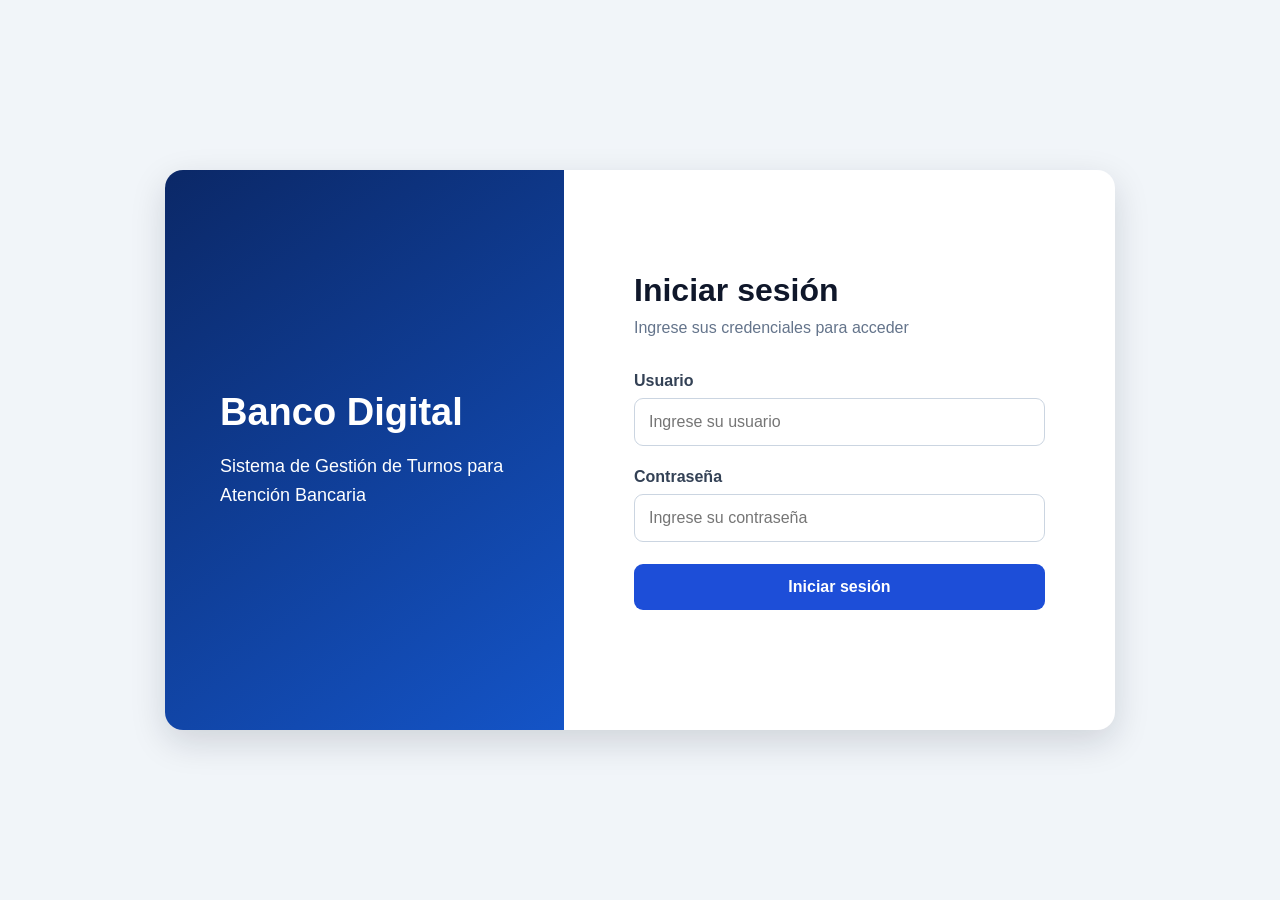
<file: index.html>
<!DOCTYPE html>
<html lang="es">
<head>
  <meta charset="UTF-8">
  <meta name="viewport" content="width=device-width, initial-scale=1.0">

  <title>Sistema de Gestión de Turnos</title>

  <link rel="stylesheet" href="css/styles.css">
</head>

<body>

  <main class="login-container">

    <section class="login-info">
      <h1>Banco Digital</h1>
      <p>Sistema de Gestión de Turnos para Atención Bancaria</p>
    </section>

    <section class="login-form">

      <h2>Iniciar sesión</h2>
      <p>Ingrese sus credenciales para acceder</p>

      <form id="loginForm">

        <label for="usuario">Usuario</label>
        <input
          type="text"
          id="usuario"
          placeholder="Ingrese su usuario"
          required
        >

        <label for="contrasena">Contraseña</label>
        <input
          type="password"
          id="contrasena"
          placeholder="Ingrese su contraseña"
          required
        >

        <button type="submit">
          Iniciar sesión
        </button>

        <p id="mensaje"></p>

      </form>

    </section>

  </main>

  <script src="js/app.js"></script>

</body>
</html>
</file>
<file: css/styles.css>
* {
  box-sizing: border-box;
  margin: 0;
  padding: 0;
  font-family: Arial, sans-serif;
}

body {
  min-height: 100vh;
  background: #f1f5f9;
  display: flex;
  align-items: center;
  justify-content: center;
  padding: 20px;
}

.login-container {
  width: 950px;
  min-height: 560px;
  background: white;
  display: grid;
  grid-template-columns: 42% 58%;
  border-radius: 18px;
  overflow: hidden;
  box-shadow: 0 12px 35px rgba(15, 23, 42, 0.15);
}

.login-info {
  background: linear-gradient(145deg, #0b2867, #1454c7);
  color: white;
  display: flex;
  flex-direction: column;
  justify-content: center;
  padding: 55px;
}

.login-info h1 {
  font-size: 38px;
  margin-bottom: 18px;
}

.login-info p {
  font-size: 18px;
  line-height: 1.6;
}

.login-form {
  padding: 70px;
  display: flex;
  flex-direction: column;
  justify-content: center;
}

.login-form h2 {
  color: #0f172a;
  font-size: 32px;
  margin-bottom: 10px;
}

.login-form > p {
  color: #64748b;
  margin-bottom: 35px;
}

form {
  display: flex;
  flex-direction: column;
}

label {
  color: #334155;
  font-weight: bold;
  margin-bottom: 8px;
}

input {
  width: 100%;
  padding: 14px;
  margin-bottom: 22px;
  border: 1px solid #cbd5e1;
  border-radius: 9px;
  font-size: 16px;
  outline: none;
}

input:focus {
  border-color: #2563eb;
}

button {
  padding: 14px;
  background: #1d4ed8;
  color: white;
  border: none;
  border-radius: 9px;
  font-size: 16px;
  font-weight: bold;
  cursor: pointer;
}

button:hover {
  background: #1e40af;
}

#mensaje {
  margin-top: 18px;
  text-align: center;
  font-weight: bold;
}

@media (max-width: 760px) {
  .login-container {
    grid-template-columns: 1fr;
  }

  .login-info {
    padding: 35px;
    text-align: center;
  }

  .login-form {
    padding: 40px 25px;
  }
}
/* =========================
   GENERAR TURNO
========================= */

.turno-section {
  display: grid;
  grid-template-columns: 1fr 380px;
  gap: 30px;
  align-items: start;
}

.turno-form-card,
.ticket-card {
  background: white;
  border-radius: 14px;
  padding: 30px;
  box-shadow: 0 6px 20px rgba(15, 23, 42, 0.08);
}

.turno-form-card h2 {
  color: #0f172a;
  margin-bottom: 25px;
}

.turno-form-card form {
  display: flex;
  flex-direction: column;
}

.turno-form-card label {
  color: #334155;
  font-weight: bold;
  margin-bottom: 10px;
}

.turno-form-card select {
  width: 100%;
  padding: 14px;
  margin-bottom: 25px;
  border: 1px solid #cbd5e1;
  border-radius: 9px;
  background: white;
  font-size: 16px;
  outline: none;
}

.turno-form-card select:focus {
  border-color: #2563eb;
}

.ticket-card {
  text-align: center;
  border-top: 6px solid #2563eb;
}

.ticket-card > p:first-child {
  color: #64748b;
  font-weight: bold;
  margin-bottom: 20px;
}

.ticket-card h2 {
  color: #0b2867;
  font-size: 55px;
  margin-bottom: 15px;
}

.ticket-card #servicioTurno {
  color: #334155;
  font-size: 18px;
  font-weight: bold;
  margin-bottom: 25px;
}

.ticket-card span {
  display: block;
  color: #64748b;
  line-height: 1.5;
}

@media (max-width: 900px) {
  .turno-section {
    grid-template-columns: 1fr;
  }
}
/* =========================
   COLA DE ESPERA
========================= */

.cola-grid {
  display: grid;
  grid-template-columns: 1fr 1fr;
  gap: 25px;
  margin-bottom: 30px;
}

.turno-actual-card,
.siguientes-card,
.tabla-card {
  background: white;
  border-radius: 14px;
  padding: 30px;
  box-shadow: 0 6px 20px rgba(15, 23, 42, 0.08);
}

.turno-actual-card {
  text-align: center;
  border-top: 6px solid #2563eb;
}

.turno-actual-card > p:first-child {
  color: #64748b;
  font-weight: bold;
  margin-bottom: 20px;
}

.turno-actual-card h2 {
  font-size: 65px;
  color: #0b2867;
  margin-bottom: 12px;
}

.turno-actual-card #servicioActual {
  color: #334155;
  font-size: 18px;
  font-weight: bold;
  margin-bottom: 18px;
}

.turno-actual-card span {
  color: #64748b;
}

.siguientes-card h2 {
  color: #0f172a;
  margin-bottom: 22px;
}

.lista-siguientes {
  display: flex;
  flex-direction: column;
  gap: 12px;
}

.turno-siguiente {
  display: flex;
  justify-content: space-between;
  align-items: center;
  background: #f8fafc;
  border-left: 4px solid #2563eb;
  padding: 15px;
  border-radius: 8px;
}

.turno-siguiente strong {
  color: #0b2867;
  font-size: 20px;
}

.turno-siguiente span {
  color: #64748b;
}

.sin-turnos {
  color: #64748b;
  text-align: center;
  padding: 25px;
}

.tabla-card {
  margin-top: 10px;
}

.tabla-header {
  display: flex;
  justify-content: space-between;
  align-items: center;
  margin-bottom: 22px;
}

.tabla-header h2 {
  color: #0f172a;
}

.tabla-header span {
  background: #dbeafe;
  color: #1d4ed8;
  padding: 8px 14px;
  border-radius: 20px;
  font-weight: bold;
}

.tabla-responsive {
  overflow-x: auto;
}

table {
  width: 100%;
  border-collapse: collapse;
}

thead {
  background: #0b2867;
  color: white;
}

th,
td {
  padding: 15px;
  text-align: left;
  border-bottom: 1px solid #e2e8f0;
}

tbody tr:hover {
  background: #f8fafc;
}

.estado-pendiente {
  background: #fef3c7;
  color: #92400e;
  padding: 6px 10px;
  border-radius: 15px;
  font-size: 13px;
  font-weight: bold;
}

@media (max-width: 900px) {
  .cola-grid {
    grid-template-columns: 1fr;
  }

  .tabla-header {
    flex-direction: column;
    align-items: flex-start;
    gap: 12px;
  }
}
/* =========================
   PANEL DEL ASESOR
========================= */

.asesor-grid {
  display: grid;
  grid-template-columns: 2fr 1fr;
  gap: 25px;
  margin-bottom: 30px;
}

.atencion-card,
.resumen-card {
  background: white;
  border-radius: 14px;
  padding: 30px;
  box-shadow: 0 6px 20px rgba(15, 23, 42, 0.08);
}

.atencion-card {
  text-align: center;
  border-top: 6px solid #2563eb;
}

.atencion-card > p:first-child {
  color: #64748b;
  font-weight: bold;
  margin-bottom: 18px;
}

.atencion-card h2 {
  color: #0b2867;
  font-size: 58px;
  margin-bottom: 12px;
}

.atencion-card #servicioEnAtencion {
  color: #334155;
  font-size: 19px;
  font-weight: bold;
  margin-bottom: 12px;
}

.atencion-card #horaEnAtencion {
  color: #64748b;
  display: block;
  margin-bottom: 28px;
}

.acciones-atencion {
  display: flex;
  flex-wrap: wrap;
  justify-content: center;
  gap: 12px;
}

.acciones-atencion button {
  min-width: 180px;
}

.btn-finalizar {
  background: #16a34a;
}

.btn-finalizar:hover {
  background: #15803d;
}

.btn-cancelar {
  background: #dc2626;
}

.btn-cancelar:hover {
  background: #b91c1c;
}

button:disabled {
  background: #94a3b8;
  cursor: not-allowed;
}

.resumen-card h2 {
  color: #0f172a;
  margin-bottom: 25px;
}

.resumen-item {
  display: flex;
  justify-content: space-between;
  align-items: center;
  padding: 16px 0;
  border-bottom: 1px solid #e2e8f0;
}

.resumen-item:last-child {
  border-bottom: none;
}

.resumen-item span {
  color: #475569;
}

.resumen-item strong {
  color: #0b2867;
  font-size: 24px;
}

.estado-atendido {
  background: #dcfce7;
  color: #166534;
  padding: 6px 10px;
  border-radius: 15px;
  font-size: 13px;
  font-weight: bold;
}

.estado-cancelado {
  background: #fee2e2;
  color: #991b1b;
  padding: 6px 10px;
  border-radius: 15px;
  font-size: 13px;
  font-weight: bold;
}

.estado-atencion {
  background: #dbeafe;
  color: #1d4ed8;
  padding: 6px 10px;
  border-radius: 15px;
  font-size: 13px;
  font-weight: bold;
}

@media (max-width: 900px) {
  .asesor-grid {
    grid-template-columns: 1fr;
  }

  .acciones-atencion {
    flex-direction: column;
  }

  .acciones-atencion button {
    width: 100%;
  }
}
/* =========================
   HISTORIAL DE TURNOS
========================= */

.filtros-card {
  background: white;
  padding: 25px;
  border-radius: 14px;
  box-shadow: 0 6px 20px rgba(15, 23, 42, 0.08);
  display: grid;
  grid-template-columns: 2fr 1fr 1fr auto;
  gap: 18px;
  align-items: end;
  margin-bottom: 30px;
}

.filtro-grupo {
  display: flex;
  flex-direction: column;
}

.filtro-grupo label {
  color: #334155;
  font-weight: bold;
  margin-bottom: 8px;
}

.filtro-grupo input,
.filtro-grupo select {
  width: 100%;
  padding: 12px;
  border: 1px solid #cbd5e1;
  border-radius: 8px;
  background: white;
  font-size: 15px;
  outline: none;
}

.filtro-grupo input {
  margin-bottom: 0;
}

.filtro-grupo input:focus,
.filtro-grupo select:focus {
  border-color: #2563eb;
}

.btn-limpiar {
  background: #475569;
  padding: 12px 20px;
}

.btn-limpiar:hover {
  background: #334155;
}

.estado-pendiente,
.estado-atendido,
.estado-cancelado,
.estado-atencion {
  display: inline-block;
  white-space: nowrap;
}

@media (max-width: 1100px) {
  .filtros-card {
    grid-template-columns: 1fr 1fr;
  }
}

@media (max-width: 700px) {
  .filtros-card {
    grid-template-columns: 1fr;
  }

  .btn-limpiar {
    width: 100%;
  }
}
/* =========================
   REPORTES
========================= */

.reportes-estadisticas {
  display: grid;
  grid-template-columns: repeat(4, 1fr);
  gap: 20px;
  margin-bottom: 30px;
}

.reporte-card {
  background: white;
  padding: 25px;
  border-radius: 14px;
  border-left: 5px solid #2563eb;
  box-shadow: 0 6px 20px rgba(15, 23, 42, 0.08);
}

.reporte-card h3 {
  color: #64748b;
  font-size: 15px;
  margin-bottom: 12px;
}

.reporte-card p {
  color: #0b2867;
  font-size: 34px;
  font-weight: bold;
}

.reportes-grid {
  display: grid;
  grid-template-columns: 1fr 1fr;
  gap: 25px;
  margin-bottom: 30px;
}

.grafico-card {
  background: white;
  padding: 30px;
  border-radius: 14px;
  box-shadow: 0 6px 20px rgba(15, 23, 42, 0.08);
}

.grafico-card h2 {
  color: #0f172a;
  margin-bottom: 25px;
}

.barra-reporte {
  margin-bottom: 24px;
}

.barra-info {
  display: flex;
  justify-content: space-between;
  margin-bottom: 8px;
}

.barra-info span {
  color: #475569;
  font-weight: bold;
}

.barra-info strong {
  color: #0f172a;
}

.barra-fondo {
  width: 100%;
  height: 14px;
  background: #e2e8f0;
  border-radius: 10px;
  overflow: hidden;
}

.barra-progreso {
  width: 0;
  height: 100%;
  border-radius: 10px;
  transition: width 0.5s ease;
}

.barra-verde {
  background: #16a34a;
}

.barra-amarilla {
  background: #f59e0b;
}

.barra-roja {
  background: #dc2626;
}

.servicio-reporte {
  margin-bottom: 18px;
}

.servicio-reporte-info {
  display: flex;
  justify-content: space-between;
  margin-bottom: 8px;
}

.servicio-reporte-info span {
  color: #475569;
}

.servicio-reporte-info strong {
  color: #0b2867;
}

.servicio-barra-fondo {
  width: 100%;
  height: 11px;
  background: #e2e8f0;
  border-radius: 8px;
  overflow: hidden;
}

.servicio-barra {
  height: 100%;
  background: #2563eb;
  border-radius: 8px;
}

@media (max-width: 1100px) {
  .reportes-estadisticas {
    grid-template-columns: repeat(2, 1fr);
  }

  .reportes-grid {
    grid-template-columns: 1fr;
  }
}

@media (max-width: 650px) {
  .reportes-estadisticas {
    grid-template-columns: 1fr;
  }
}

@media print {
  .sidebar,
  #imprimirReporte,
  .logout-button {
    display: none;
  }

  .dashboard-container {
    display: block;
  }

  .dashboard-main {
    padding: 20px;
  }

  body {
    background: white;
  }

  .reporte-card,
  .grafico-card,
  .tabla-card {
    box-shadow: none;
    border: 1px solid #cbd5e1;
  }
}
/* =========================
   PANEL PRINCIPAL
========================= */

.dashboard-body {
  display: block;
  min-height: 100vh;
  padding: 0;
  background: #f1f5f9;
}

.dashboard-container {
  width: 100%;
  min-height: 100vh;
  display: grid;
  grid-template-columns: 260px 1fr;
}

.sidebar {
  min-height: 100vh;
  background: #0b2867;
  color: white;
  padding: 30px 20px;
  display: flex;
  flex-direction: column;
}

.sidebar-logo {
  padding: 0 10px 30px;
  border-bottom: 1px solid rgba(255, 255, 255, 0.2);
}

.sidebar-logo h2 {
  font-size: 24px;
  margin-bottom: 6px;
}

.sidebar-logo p {
  font-size: 14px;
  color: #cbd5e1;
}

.sidebar-menu {
  display: flex;
  flex-direction: column;
  gap: 10px;
  margin-top: 30px;
}

.sidebar-menu a {
  display: block;
  color: #e2e8f0;
  text-decoration: none;
  padding: 14px 16px;
  border-radius: 8px;
  transition: 0.2s;
}

.sidebar-menu a:hover,
.sidebar-menu a.active {
  background: #2563eb;
  color: white;
}

.logout-button {
  width: 100%;
  margin-top: auto;
  background: transparent;
  border: 1px solid #cbd5e1;
}

.logout-button:hover {
  background: #dc2626;
  border-color: #dc2626;
}

.dashboard-main {
  width: 100%;
  padding: 40px;
}

.dashboard-header {
  display: flex;
  justify-content: space-between;
  align-items: center;
  margin-bottom: 35px;
}

.dashboard-header h1 {
  color: #0f172a;
  font-size: 32px;
  margin-bottom: 8px;
}

.dashboard-header p {
  color: #64748b;
}

.user-info {
  background: white;
  padding: 12px 18px;
  border-radius: 8px;
  box-shadow: 0 4px 15px rgba(15, 23, 42, 0.08);
}

.statistics {
  display: grid;
  grid-template-columns: repeat(3, 1fr);
  gap: 22px;
  margin-bottom: 40px;
}

.stat-card {
  background: white;
  padding: 28px;
  border-radius: 14px;
  border-left: 5px solid #2563eb;
  box-shadow: 0 6px 20px rgba(15, 23, 42, 0.08);
}

.stat-card h3 {
  color: #475569;
  font-size: 16px;
  margin-bottom: 15px;
}

.stat-card p {
  color: #0b2867;
  font-size: 36px;
  font-weight: bold;
}

.quick-access h2 {
  color: #0f172a;
  margin-bottom: 20px;
}

.quick-grid {
  display: grid;
  grid-template-columns: repeat(3, 1fr);
  gap: 22px;
}

.quick-card {
  display: block;
  background: white;
  padding: 28px;
  border-radius: 14px;
  text-decoration: none;
  color: #0f172a;
  box-shadow: 0 6px 20px rgba(15, 23, 42, 0.08);
  transition: 0.2s;
}

.quick-card:hover {
  transform: translateY(-4px);
  box-shadow: 0 10px 25px rgba(15, 23, 42, 0.15);
}

.quick-card h3 {
  color: #1d4ed8;
  margin-bottom: 10px;
}

.quick-card p {
  color: #64748b;
  line-height: 1.5;
}

@media (max-width: 900px) {
  .dashboard-container {
    grid-template-columns: 1fr;
  }

  .sidebar {
    min-height: auto;
  }

  .statistics,
  .quick-grid {
    grid-template-columns: 1fr;
  }

  .dashboard-header {
    flex-direction: column;
    align-items: flex-start;
    gap: 18px;
  }
}
</file>
